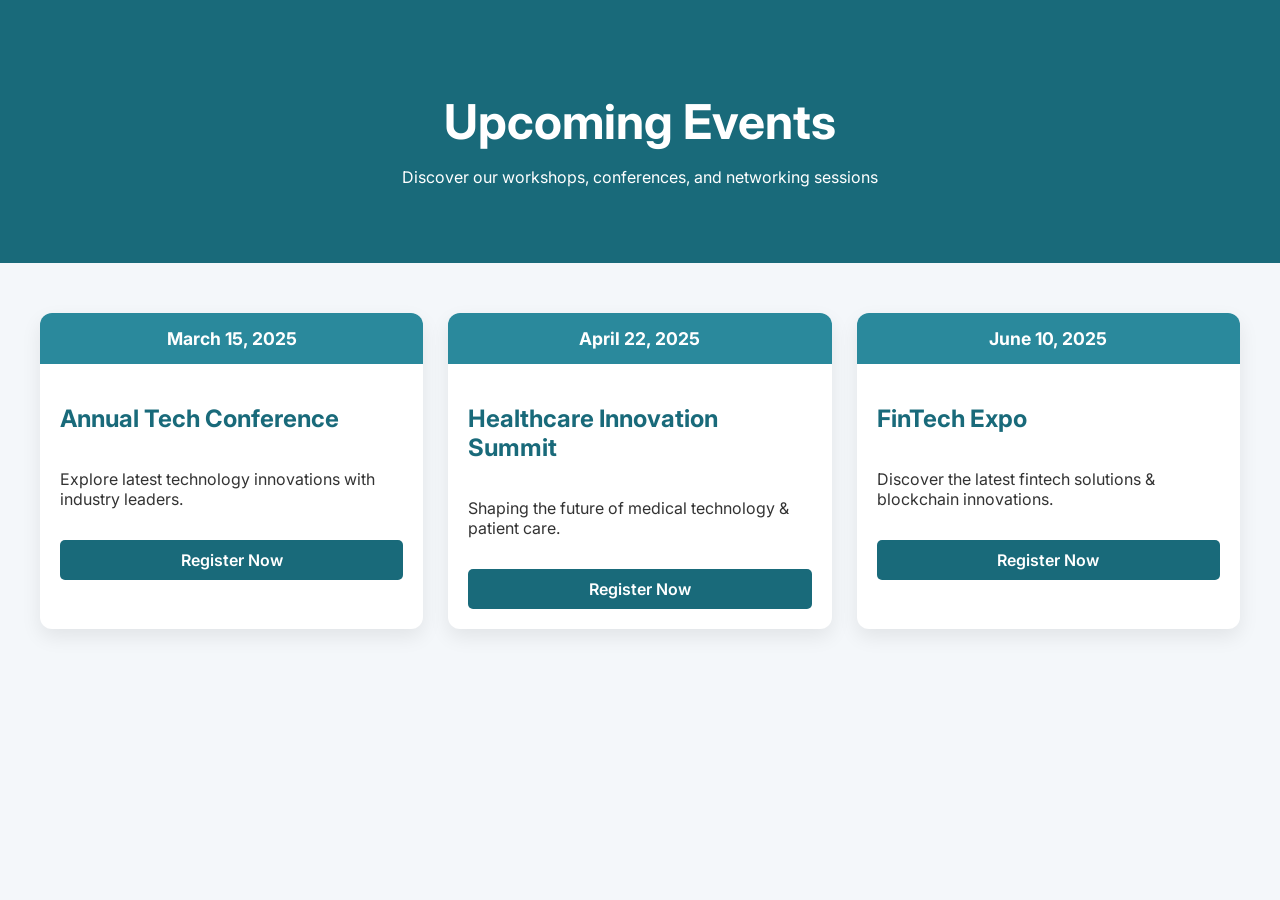
<file: events.html>
<!DOCTYPE html>
<html lang="en">
<head>
<meta charset="UTF-8">
<meta name="viewport" content="width=device-width, initial-scale=1.0">
<title>Events - EthixByte LLP</title>
<link href="https://fonts.googleapis.com/css2?family=Inter:wght@400;600;700&display=swap" rel="stylesheet">

 <link rel="stylesheet" href="events.css">
</head>

<body>

<header>
  <h1>Upcoming Events</h1>
  <p>Discover our workshops, conferences, and networking sessions</p>
</header>

<!-- EVENTS GRID -->
<main id="eventsGrid">
  <section class="event-card">
    <div class="event-date">March 15, 2025</div>
    <div class="event-content">
      <h2>Annual Tech Conference</h2>
      <p>Explore latest technology innovations with industry leaders.</p>
      <div class="join-btn">Register Now</div>
    </div>
</section>

  <section class="event-card">
    <div class="event-date">April 22, 2025</div>
    <div class="event-content">
      <h2>Healthcare Innovation Summit</h2>
      <p>Shaping the future of medical technology & patient care.</p>
      <div class="join-btn">Register Now</div>
    </div>
</section>

  <section class="event-card">
    <div class="event-date">June 10, 2025</div>
    <div class="event-content">
      <h2>FinTech Expo</h2>
      <p>Discover the latest fintech solutions & blockchain innovations.</p>
      <div class="join-btn">Register Now</div>
    </div>
</section>
</main>

<!-- NO EVENTS FALLBACK MESSAGE -->
<section id="noEventsMessage">
  <h2>No Events Scheduled Right Now</h2>
  <p>
    We're cooking up something exciting behind the scenes!  
    Stay tuned for upcoming workshops, conferences, and meetups. 🚀
  </p>
</section>

<!-- ---------- POPUP ---------- -->
<section class="popup-overlay" id="popup">
  <div class="popup-box" id="popupBox">
    <h2>Register for Event</h2>
    <input type="text" id="nameField" placeholder="Enter your name">
    <input type="text" id="mobileField" placeholder="Enter mobile number">
    <div class="popup-submit" id="submitBtn">Submit</div>
  </div>
</section>

<script src="events.js"></script>

</body>
</html>
</file>
<file: events.css>
body {
    font-family: 'Inter', Arial, sans-serif;
    margin: 0;
    background: #f4f7fa;
    color: #333;
  }

  header {
    background: #196A7A;
    color: #fff;
    text-align: center;
    padding: 60px 20px;
  }

  header h1 {
    font-size: 3rem;
    margin-bottom: 10px;
  }

  main {
    max-width: 1200px;
    margin: 50px auto;
    padding: 0 20px;
    display: grid;
    grid-template-columns: repeat(auto-fit, minmax(280px, 1fr));
    gap: 25px;
  }

  .event-card {
    background: #fff;
    border-radius: 12px;
    box-shadow: 0 8px 20px rgba(0,0,0,0.08);
    overflow: hidden;
    transition: transform 0.3s ease, box-shadow 0.3s ease;
  }

  .event-card:hover {
    transform: translateY(-5px);
    box-shadow: 0 12px 25px rgba(0,0,0,0.12);
  }

  .event-date {
    background: #2A899C;
    color: #fff;
    padding: 15px;
    text-align: center;
    font-weight: 700;
    font-size: 1.1rem;
  }

  .event-content {
    padding: 20px;
    display: flex;
    flex-direction: column;
  }

  .event-content h2 {
    color: #196A7A;
    font-size: 1.5rem;
  }

  .join-btn {
    text-align: center;
    padding: 10px 0;
    background: #196A7A;
    color: #fff;
    font-weight: 600;
    border-radius: 5px;
    cursor: pointer;
    margin-top: 15px;
  }

  .join-btn:hover {
    background: #2A899C;
  }

  /* ---------- POPUP STYLES ----------- */
  .popup-overlay {
    position: fixed;
    top: 0; left: 0;
    width: 100%; height: 100%;
    background: rgba(0,0,0,0.6);
    display: none;
    justify-content: center;
    align-items: center;
    z-index: 1000;
  }

  .popup-box {
    background: #fff;
    width: 350px;
    padding: 25px;
    border-radius: 12px;
    box-shadow: 0 10px 30px rgba(0,0,0,0.2);
    animation: popIn 0.3s ease;
  }

  @keyframes popIn {
    from { transform: scale(0.8); opacity: 0; }
    to   { transform: scale(1); opacity: 1; }
  }

  .popup-box h2 {
    margin-bottom: 15px;
    color: #196A7A;
    text-align: center;
  }

  .popup-box input {
    width: 100%;
    padding: 10px;
    margin-bottom: 12px;
    border-radius: 6px;
    border: 1px solid #ccc;
    font-size: 1rem;
    box-sizing: border-box;
  }

  .popup-submit {
    width: 100%;
    background: #196A7A;
    color: #fff;
    padding: 10px;
    border-radius: 6px;
    cursor: pointer;
    font-weight: 600;
    text-align: center;
    box-sizing: border-box;
  }

  .popup-submit:hover {
    background: #2A899C;
  }

  .confirmation {
    text-align: center;
    font-size: 1.2rem;
    color: #196A7A;
    font-weight: 600;
    padding: 20px 0;
  }

  .close-btn {
    text-align: center;
    margin-top: 20px;
    color: #196A7A;
    cursor: pointer;
    font-weight: bold;
  }

  /* -------- NO EVENTS MESSAGE -------- */
  #noEventsMessage {
    display:none;
    text-align:center;
    padding:80px 20px;
    max-width:700px;
    margin:0 auto;
  }

  #noEventsMessage h2 {
    color:#196A7A;
    font-size:2rem;
    margin-bottom:15px;
  }

  #noEventsMessage p {
    font-size:1.2rem;
    color:#555;
  }
</file>
